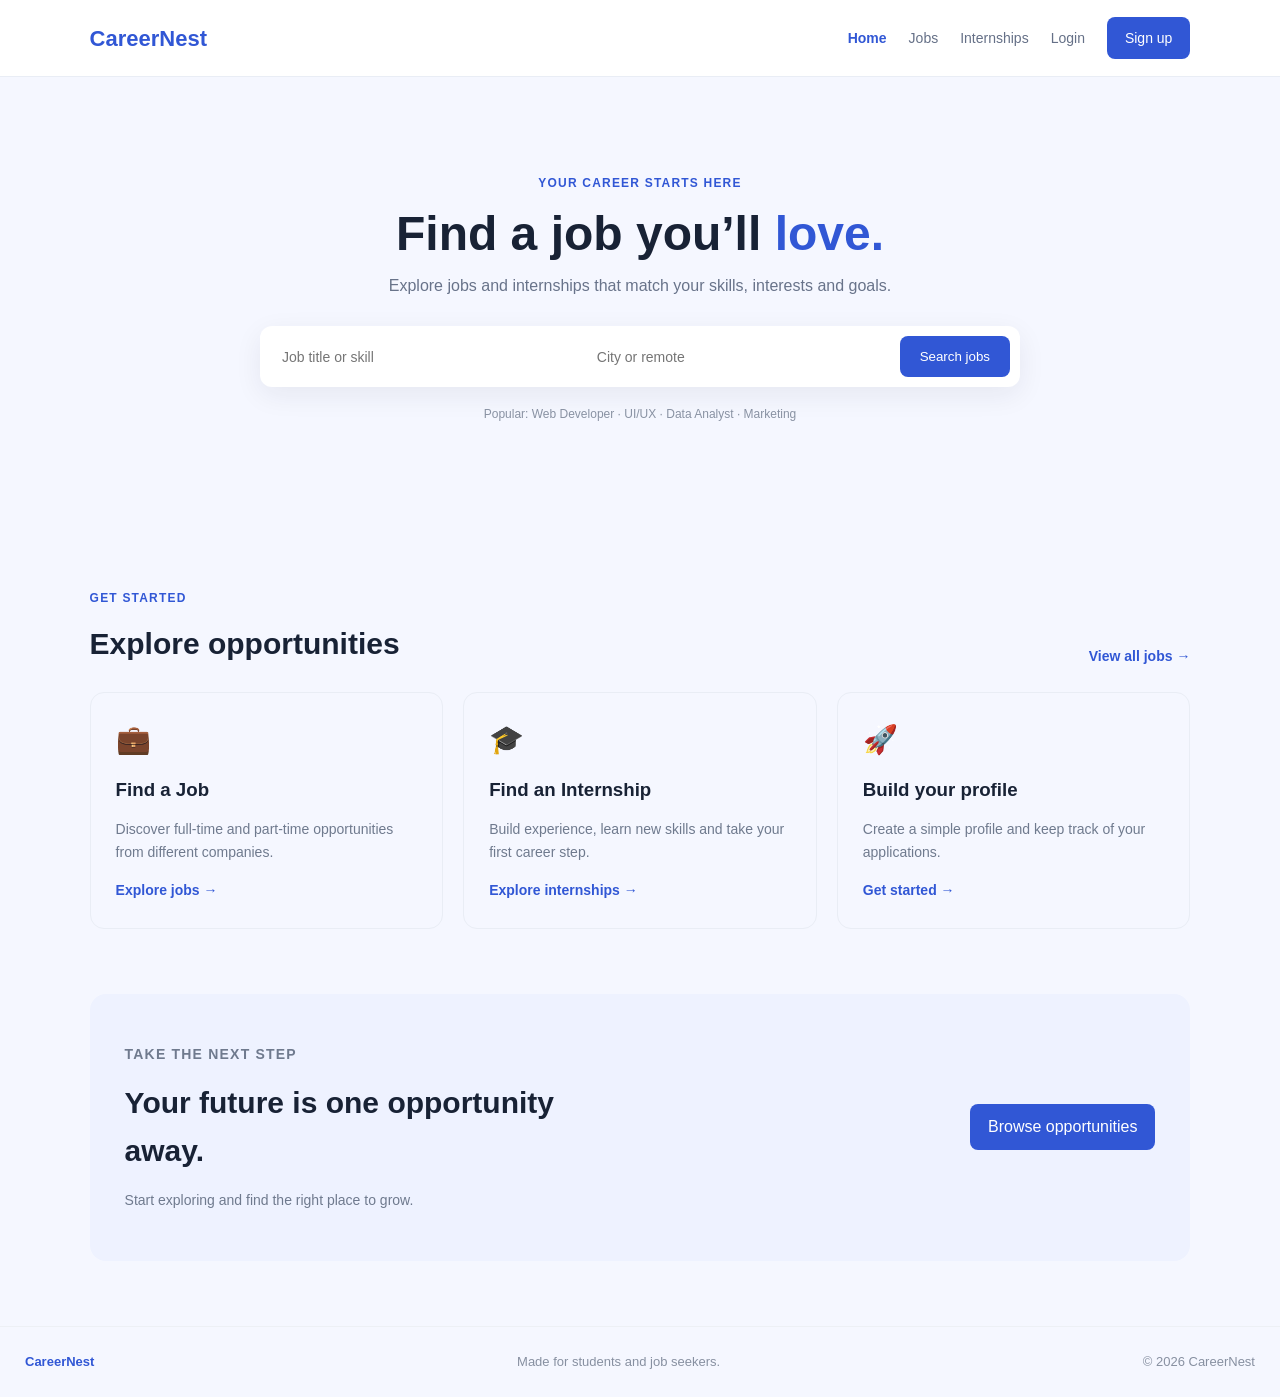
<file: index.html>
<!DOCTYPE html>
<html lang="en">
<head>
  <meta charset="UTF-8">
  <meta name="viewport" content="width=device-width, initial-scale=1.0">
  <title>CareerNest | Find your next opportunity</title>
  <link rel="stylesheet" href="style.css">
</head>
<body>
  <header class="navbar">
    <a class="logo" href="index.html">CareerNest</a>
    <nav>
      <a class="active" href="index.html">Home</a>
      <a href="jobs.html">Jobs</a>
      <a href="internships.html">Internships</a>
      <a href="login.html">Login</a>
      <a class="nav-button" href="signup.html">Sign up</a>
    </nav>
  </header>

  <main>
    <section class="hero">
      <p class="tag">YOUR CAREER STARTS HERE</p>
      <h1>Find a job you’ll <span>love.</span></h1>
      <p class="hero-text">Explore jobs and internships that match your skills, interests and goals.</p>
      <form class="search-box" id="homeSearch">
        <input id="keyword" type="text" placeholder="Job title or skill">
        <input id="location" type="text" placeholder="City or remote">
        <button type="submit">Search jobs</button>
      </form>
      <p class="small-note">Popular: Web Developer · UI/UX · Data Analyst · Marketing</p>
    </section>

    <section class="section">
      <div class="section-heading">
        <div><p class="tag">GET STARTED</p><h2>Explore opportunities</h2></div>
        <a href="jobs.html">View all jobs →</a>
      </div>
      <div class="cards">
        <article class="feature-card"><div class="emoji">💼</div><h3>Find a Job</h3><p>Discover full-time and part-time opportunities from different companies.</p><a href="jobs.html">Explore jobs →</a></article>
        <article class="feature-card"><div class="emoji">🎓</div><h3>Find an Internship</h3><p>Build experience, learn new skills and take your first career step.</p><a href="internships.html">Explore internships →</a></article>
        <article class="feature-card"><div class="emoji">🚀</div><h3>Build your profile</h3><p>Create a simple profile and keep track of your applications.</p><a href="signup.html">Get started →</a></article>
      </div>
    </section>

    <section class="banner">
      <div><p class="tag">TAKE THE NEXT STEP</p><h2>Your future is one opportunity away.</h2><p>Start exploring and find the right place to grow.</p></div>
      <a class="button light" href="jobs.html">Browse opportunities</a>
    </section>
  </main>

  <footer><strong>CareerNest</strong><span>Made for students and job seekers.</span><span>© 2026 CareerNest</span></footer>
  <script src="script.js"></script>
</body>
</html>
</file>
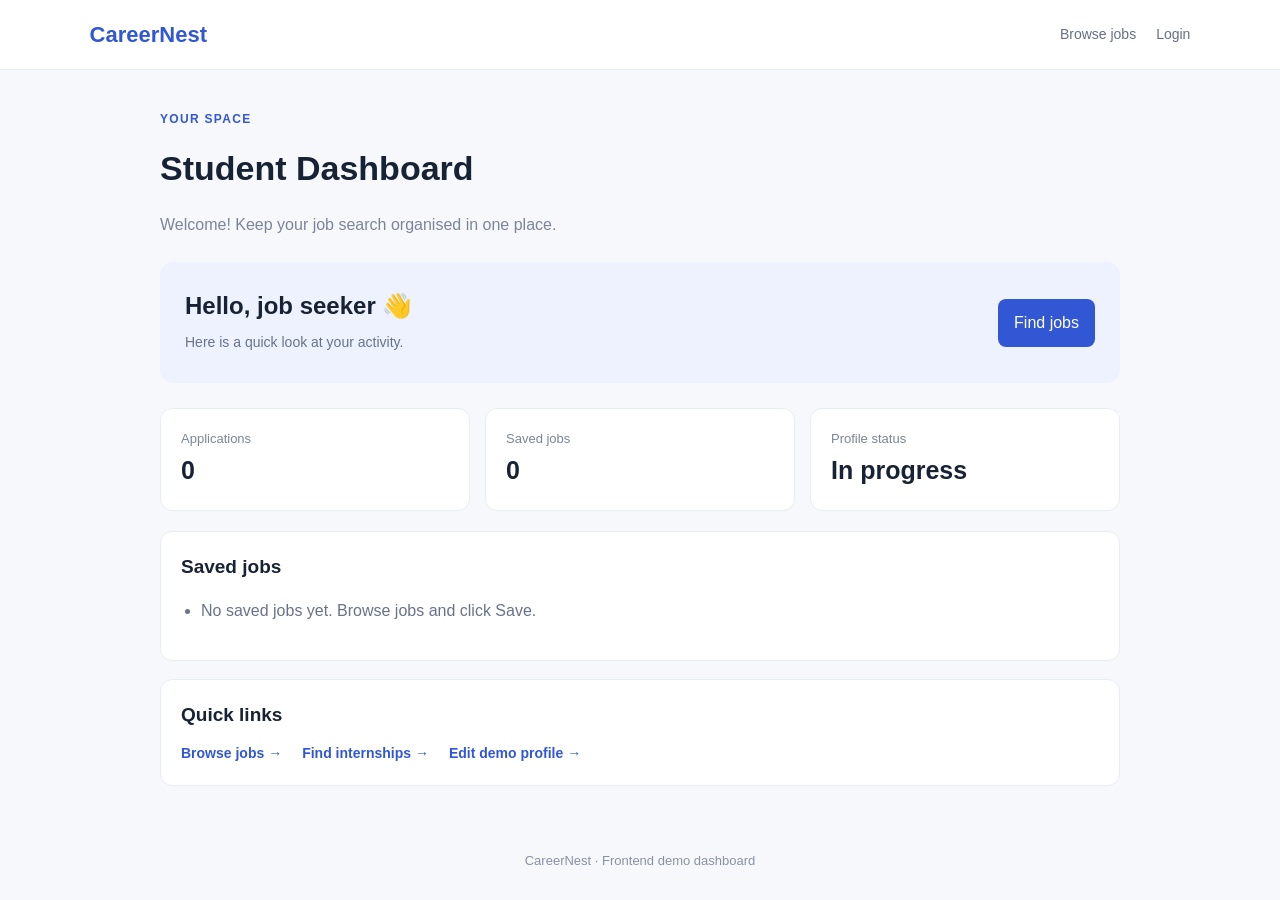
<file: dashboard.html>
<!doctype html>
<html lang="en">
  <head>
    <meta charset="UTF-8" />
    <meta name="viewport" content="width=device-width, initial-scale=1.0" />
    <title>Dashboard | CareerNest</title>
    <link rel="stylesheet" href="dashboard.css" />
  </head>
  <body>
    <header class="top">
      <a class="logo" href="index.html">CareerNest</a>
      <nav>
        <a href="jobs.html">Browse jobs</a
        ><a href="login.html">Login</a>
      </nav>
    </header>
    <main class="wrap">
      <p class="tag">YOUR SPACE</p>
      <h1>Student Dashboard</h1>
      <p class="muted">Welcome! Keep your job search organised in one place.</p>
      <section class="welcome">
        <div>
          <h2 id="welcomeName">Hello, job seeker 👋</h2>
          <p>Here is a quick look at your activity.</p>
        </div>
        <a href="jobs.html" class="button">Find jobs</a>
      </section>
      <section class="stats">
        <article>
          <span>Applications</span><strong id="applicationCount">0</strong>
        </article>
        <article>
          <span>Saved jobs</span><strong id="savedCount">0</strong>
        </article>
        <article>
          <span>Profile status</span><strong>In progress</strong>
        </article>
      </section>
      <section class="panel">
        <h2>Saved jobs</h2>
        <ul id="savedList">
          <li>No saved jobs yet. Browse jobs and click Save.</li>
        </ul>
      </section>
      <section class="panel">
        <h2>Quick links</h2>
        <div class="links">
          <a href="jobs.html">Browse jobs →</a
          ><a href="internships.html">Find internships →</a
          ><a href="signup.html">Edit demo profile →</a>
        </div>
      </section>
    </main>
    <footer>CareerNest · Frontend demo dashboard</footer>
    <script src="dashboard.js"></script>
  </body>
</html>
</file>
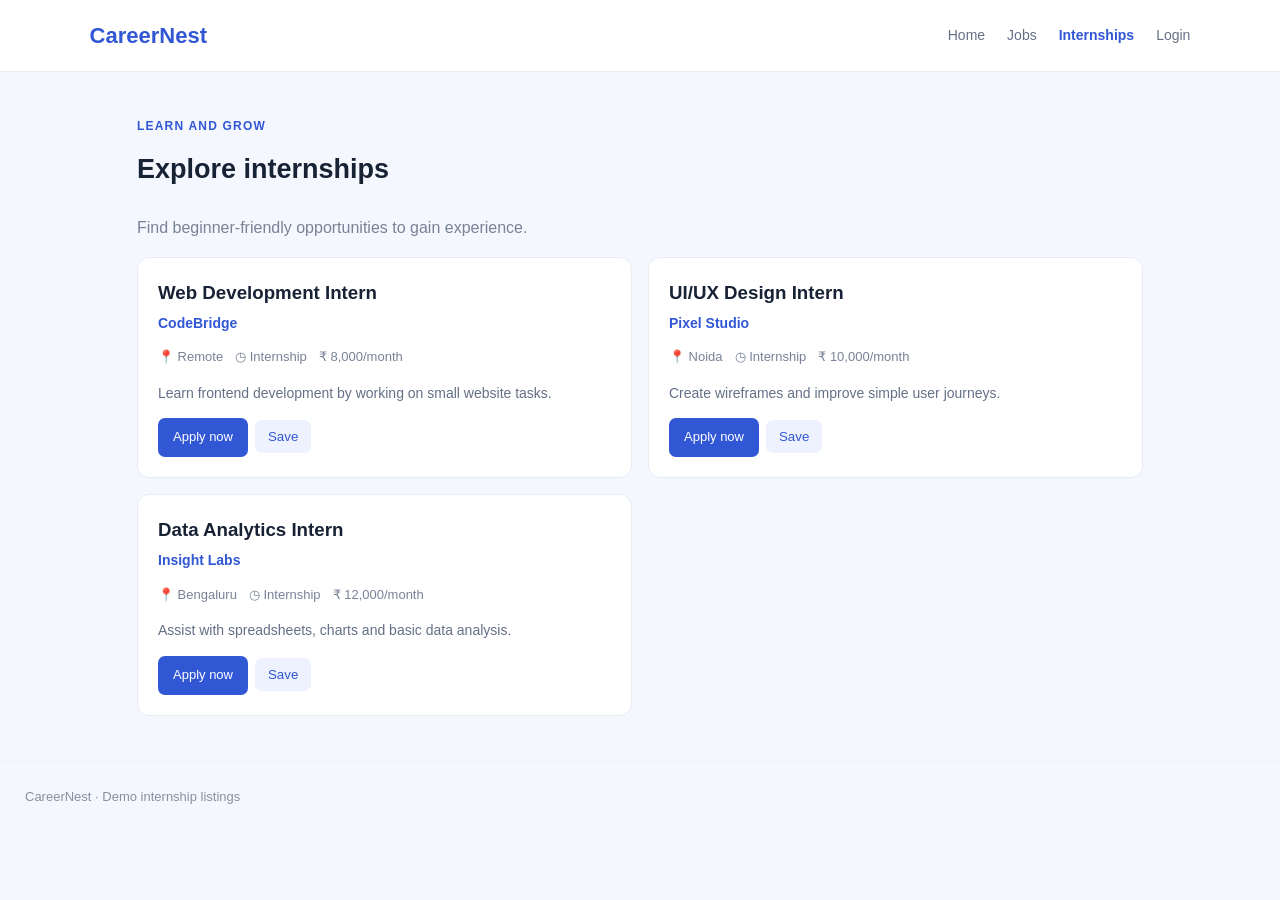
<file: internships.html>
<!doctype html>
<html lang="en">
  <head>
    <meta charset="UTF-8" />
    <meta name="viewport" content="width=device-width, initial-scale=1.0" />
    <title>Internships | CareerNest</title>
    <link rel="stylesheet" href="style.css" />
  </head>
  <body>
    <header class="navbar">
      <a class="logo" href="index.html">CareerNest</a>
      <nav>
        <a href="index.html">Home</a
        ><a href="jobs.html">Jobs</a
        ><a class="active" href="internships.html">Internships</a
        ><a href="login.html">Login</a>
      </nav>
    </header>
    <main class="container">
      <p class="tag">LEARN AND GROW</p>
      <h1>Explore internships</h1>
      <p class="muted">
        Find beginner-friendly opportunities to gain experience.
      </p>
      <div id="internshipList" class="job-list"></div>
    </main>
    <footer>CareerNest · Demo internship listings</footer>
    <script src="jobs.js"></script>
  </body>
</html>
</file>
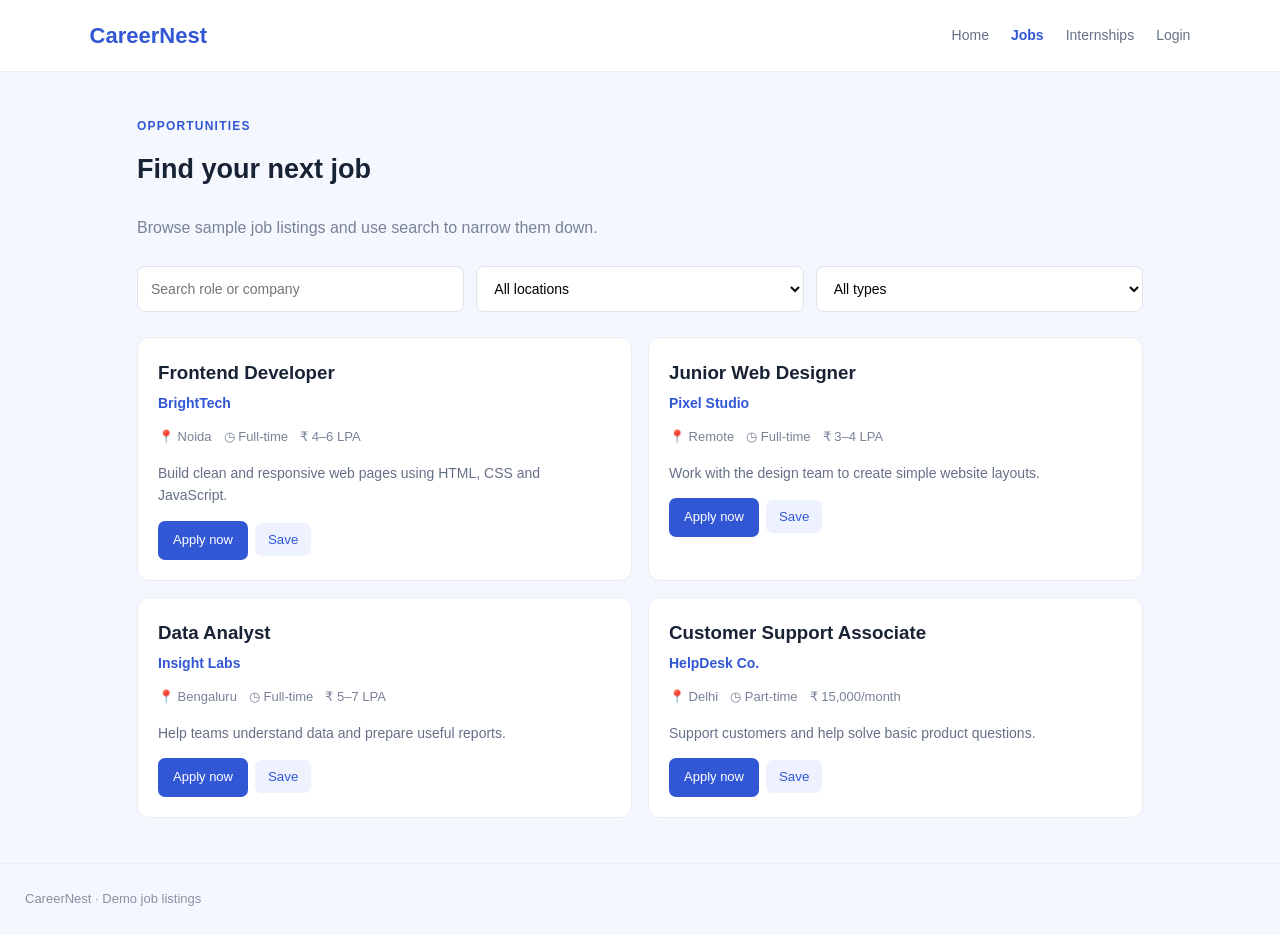
<file: jobs.html>
<!doctype html>
<html lang="en">
  <head>
    <meta charset="UTF-8" />
    <meta name="viewport" content="width=device-width, initial-scale=1.0" />
    <title>Jobs | CareerNest</title>
    <link rel="stylesheet" href="style.css" />
  </head>
  <body>
    <header class="navbar">
      <a class="logo" href="index.html">CareerNest</a>
      <nav>
        <a href="index.html">Home</a
        ><a class="active" href="jobs.html">Jobs</a
        ><a href="internships.html">Internships</a
        ><a href="login.html">Login</a>
      </nav>
    </header>
    <main class="container">
      <p class="tag">OPPORTUNITIES</p>
      <h1>Find your next job</h1>
      <p class="muted">
        Browse sample job listings and use search to narrow them down.
      </p>
      <div class="filters">
        <input id="searchInput" placeholder="Search role or company" /><select
          id="locationFilter"
        >
          <option value="">All locations</option>
          <option>Remote</option>
          <option>Bengaluru</option>
          <option>Delhi</option>
          <option>Noida</option></select
        ><select id="typeFilter">
          <option value="">All types</option>
          <option>Full-time</option>
          <option>Part-time</option>
        </select>
      </div>
      <div id="jobList" class="job-list"></div>
      <p id="emptyMessage" class="muted" hidden>
        No matching jobs found. Try another search.
      </p>
    </main>
    <footer>CareerNest · Demo job listings</footer>
    <script src="jobs.js"></script>
  </body>
</html>
</file>
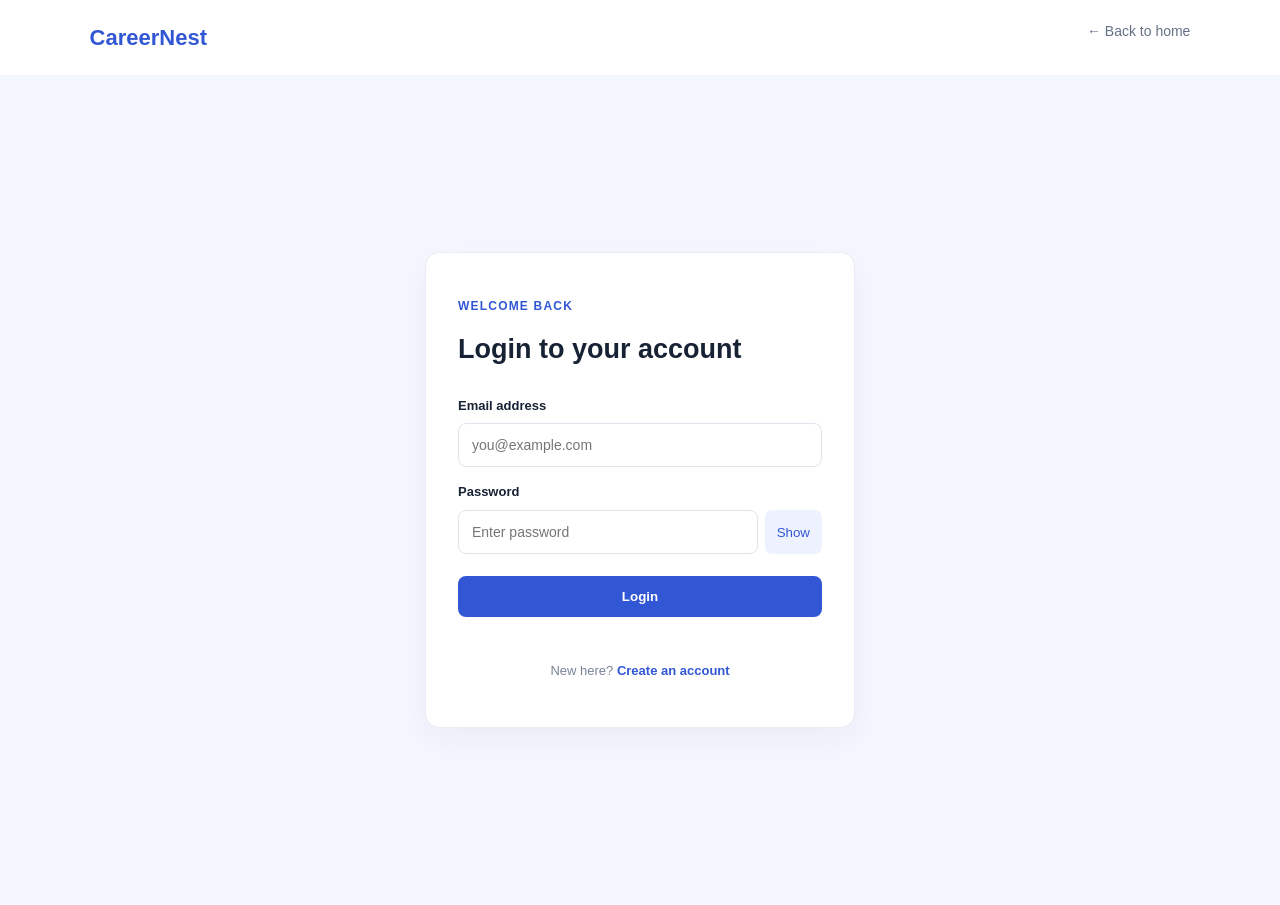
<file: login.html>
<!doctype html>
<html lang="en">
  <head>
    <meta charset="UTF-8" />
    <meta name="viewport" content="width=device-width, initial-scale=1.0" />
    <title>Login | CareerNest</title>
    <link rel="stylesheet" href="style.css" />
  </head>
  <body>
    <header>
      <a class="logo" href="index.html">CareerNest</a
      ><a href="index.html">← Back to home</a>
    </header>
    <main class="auth-wrap">
      <form class="auth-card" id="loginForm">
        <p class="tag">WELCOME BACK</p>
        <h1>Login to your account</h1>
        <label>Email address</label
        ><input
          id="email"
          type="email"
          placeholder="you@example.com"
          required
        /><label>Password</label>
        <div class="password">
          <input
            id="password"
            type="password"
            placeholder="Enter password"
            required
          /><button type="button" id="togglePassword">Show</button>
        </div>
        <button class="primary" type="submit">Login</button>
        <p id="message" class="message"></p>
        <p class="bottom">
          New here? <a href="signup.html">Create an account</a>
        </p>
      </form>
    </main>
    <script src="auth.js"></script>
  </body>
</html>
</file>
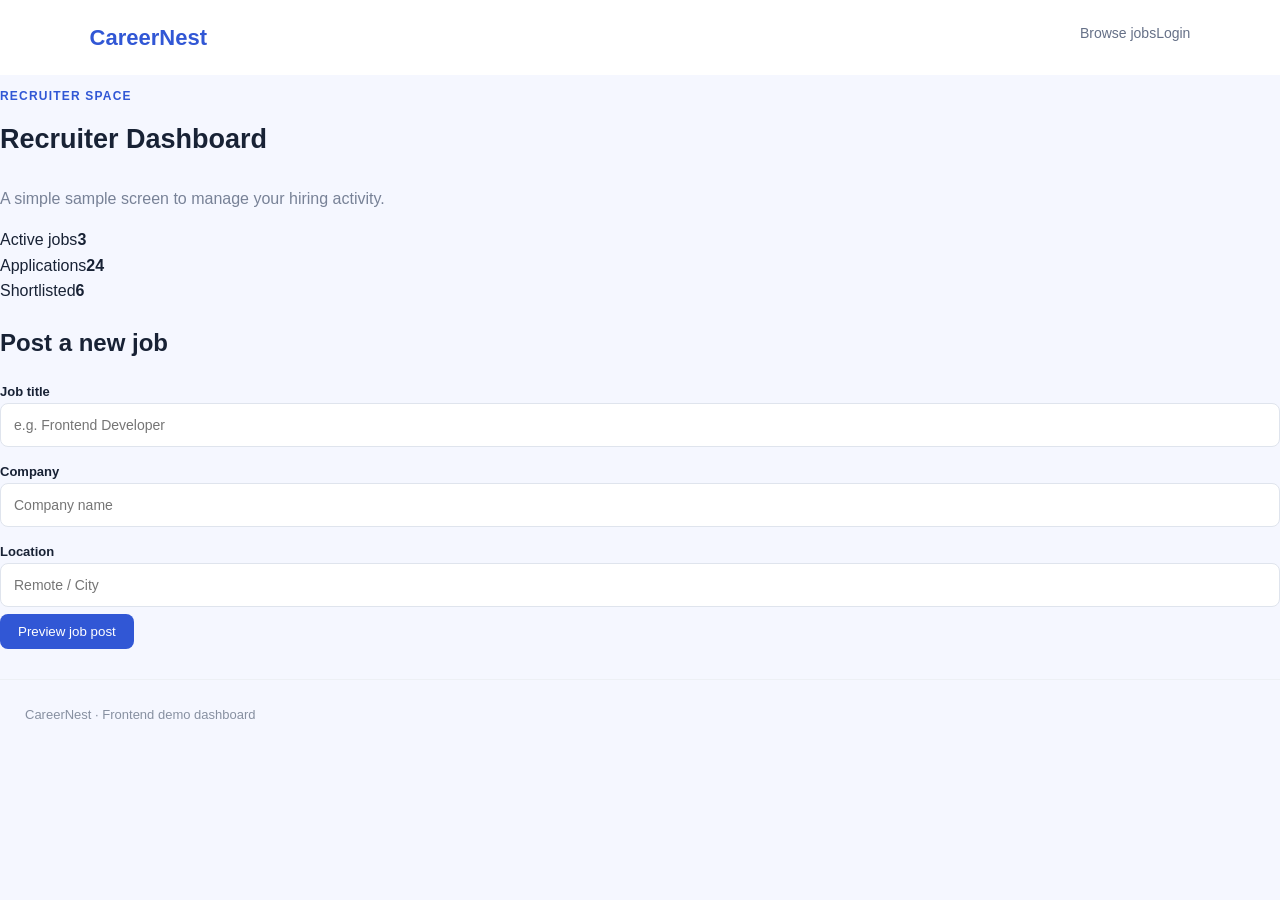
<file: recruiter-dashboard.html>
<!doctype html>
<html lang="en">
  <head>
    <meta charset="UTF-8" />
    <meta name="viewport" content="width=device-width, initial-scale=1.0" />
    <title>Recruiter Dashboard | CareerNest</title>
    <link rel="stylesheet" href="style.css" />
  </head>
  <body>
    <header class="top">
      <a class="logo" href="index.html">CareerNest</a>
      <nav>
        <a href="jobs.html">Browse jobs</a
        ><a href="login.html">Login</a>
      </nav>
    </header>
    <main class="wrap">
      <p class="tag">RECRUITER SPACE</p>
      <h1>Recruiter Dashboard</h1>
      <p class="muted">
        A simple sample screen to manage your hiring activity.
      </p>
      <section class="stats">
        <article><span>Active jobs</span><strong>3</strong></article>
        <article><span>Applications</span><strong>24</strong></article>
        <article><span>Shortlisted</span><strong>6</strong></article>
      </section>
      <section class="panel">
        <h2>Post a new job</h2>
        <form id="postForm" class="post-form">
          <label
            >Job title<input
              id="jobTitle"
              required
              placeholder="e.g. Frontend Developer" /></label
          ><label
            >Company<input
              id="company"
              required
              placeholder="Company name" /></label
          ><label
            >Location<input
              id="jobLocation"
              required
              placeholder="Remote / City" /></label
          ><button class="button" type="submit">Preview job post</button>
          <p id="postMessage"></p>
        </form>
      </section>
    </main>
    <footer>CareerNest · Frontend demo dashboard</footer>
    <script src="dashboard.js"></script>
  </body>
</html>
</file>
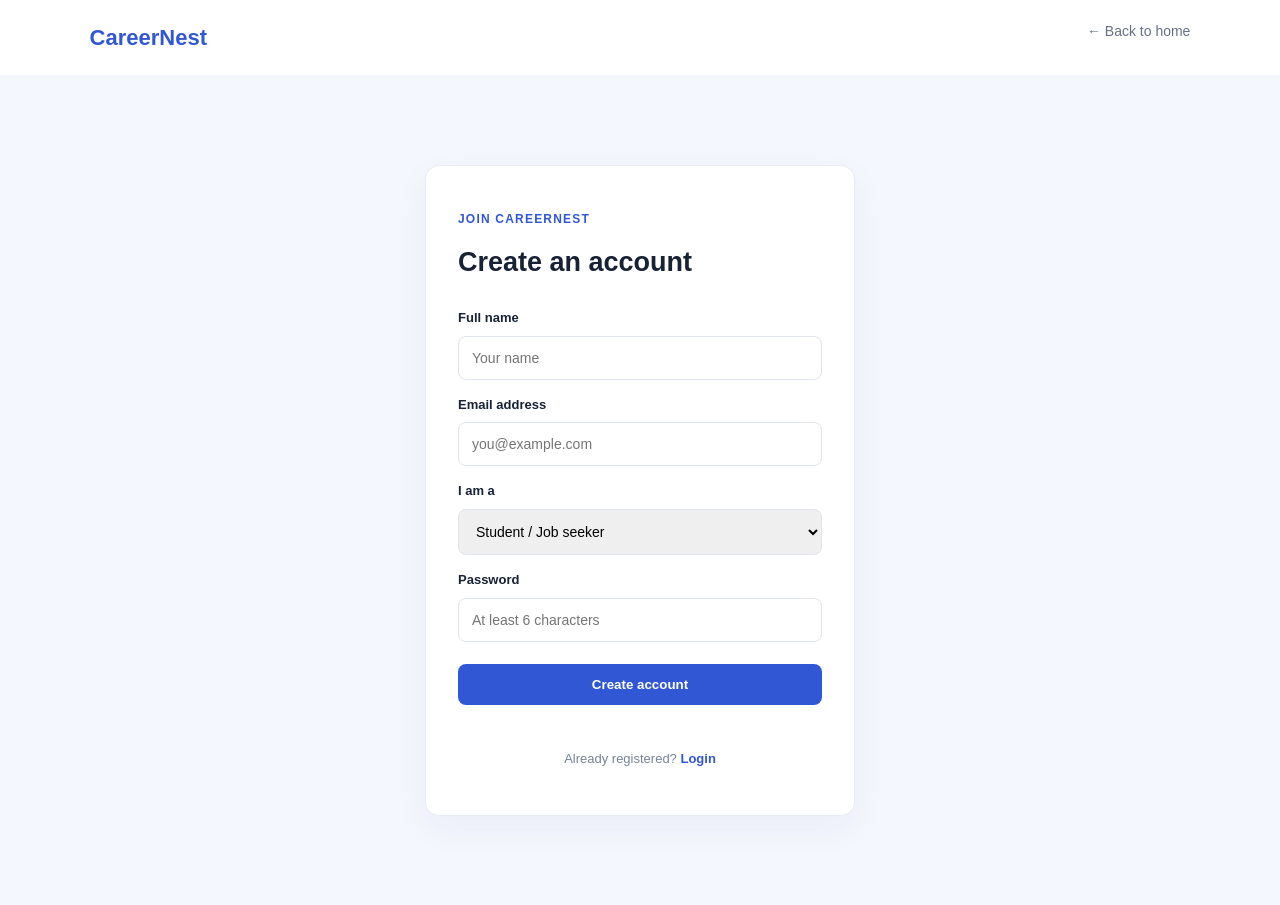
<file: signup.html>
<!doctype html>
<html lang="en">
  <head>
    <meta charset="UTF-8" />
    <meta name="viewport" content="width=device-width, initial-scale=1.0" />
    <title>Sign up | CareerNest</title>
    <link rel="stylesheet" href="style.css" />
  </head>
  <body>
    <header>
      <a class="logo" href="index.html">CareerNest</a
      ><a href="index.html">← Back to home</a>
    </header>
    <main class="auth-wrap">
      <form class="auth-card" id="signupForm">
        <p class="tag">JOIN CAREERNEST</p>
        <h1>Create an account</h1>
        <label>Full name</label
        ><input id="name" type="text" placeholder="Your name" required /><label
          >Email address</label
        ><input
          id="email"
          type="email"
          placeholder="you@example.com"
          required
        /><label>I am a</label
        ><select id="role">
          <option>Student / Job seeker</option>
          <option>Recruiter</option></select
        ><label>Password</label
        ><input
          id="password"
          type="password"
          minlength="6"
          placeholder="At least 6 characters"
          required
        /><button class="primary" type="submit">Create account</button>
        <p id="message" class="message"></p>
        <p class="bottom">Already registered? <a href="login.html">Login</a></p>
      </form>
    </main>
    <script src="auth.js"></script>
  </body>
</html>
</file>
<file: style.css>
* {
  box-sizing: border-box;
}
body {
  margin: 0;
  font-family: Arial, sans-serif;
  color: #182235;
  background: #fff;
  line-height: 1.6;
}
a {
  text-decoration: none;
  color: inherit;
}
.navbar {
  height: auto;
  min-height: 72px;
  padding: 16px 7%;
  display: flex;
  align-items: center;
  justify-content: space-between;
  border-bottom: 1px solid #edf0f5;
}
.logo {
  font-size: 23px;
  font-weight: 800;
  color: #3157d5;
}
.navbar nav {
  display: flex;
  gap: 24px;
  align-items: center;
  flex-wrap: wrap;
}
.navbar nav a {
  font-size: 14px;
  color: #566176;
}
.navbar nav .active {
  color: #3157d5;
  font-weight: bold;
}
.nav-button,
.button {
  background: #3157d5;
  color: white !important;
  padding: 10px 18px;
  border-radius: 8px;
}
.hero {
  text-align: center;
  padding: 85px 7% 75px;
  background: #f5f7ff;
}
.tag {
  font-size: 12px;
  letter-spacing: 1.5px;
  color: #3157d5;
  font-weight: bold;
}
.hero h1 {
  font-size: 48px;
  line-height: 1.15;
  margin: 12px 0;
}
.hero h1 span {
  color: #3157d5;
}
.hero-text {
  color: #68738a;
  max-width: 570px;
  margin: 0 auto 28px;
}
.search-box {
  max-width: 760px;
  margin: auto;
  background: white;
  padding: 10px;
  display: flex;
  gap: 10px;
  border-radius: 12px;
  box-shadow: 0 8px 28px #18223512;
}
.search-box input {
  flex: 1;
  min-width: 0;
  border: 0;
  padding: 12px;
  font-size: 14px;
  outline: none;
}
.search-box button,
button {
  border: 0;
  background: #3157d5;
  color: white;
  padding: 13px 20px;
  border-radius: 8px;
  cursor: pointer;
}
.small-note {
  font-size: 12px;
  color: #8992a3;
  margin-top: 18px;
}
.section {
  padding: 65px 7%;
}
.section-heading {
  display: flex;
  justify-content: space-between;
  align-items: end;
  margin-bottom: 24px;
}
.section h2,
.banner h2 {
  font-size: 30px;
  margin: 0;
}
.section-heading > a,
.feature-card a {
  color: #3157d5;
  font-weight: bold;
  font-size: 14px;
}
.cards {
  display: grid;
  grid-template-columns: repeat(3, 1fr);
  gap: 20px;
}
.feature-card {
  padding: 25px;
  border: 1px solid #e9edf5;
  border-radius: 14px;
}
.emoji {
  font-size: 28px;
}
.feature-card h3 {
  margin: 12px 0 5px;
}
.feature-card p,
.banner p {
  color: #6f7a8e;
  font-size: 14px;
}
.banner {
  margin: 0 7% 65px;
  padding: 35px;
  background: #eef2ff;
  border-radius: 16px;
  display: flex;
  align-items: center;
  justify-content: space-between;
  gap: 20px;
}
.banner h2 {
  max-width: 500px;
}
footer {
  padding: 25px 7%;
  border-top: 1px solid #edf0f5;
  display: flex;
  justify-content: space-between;
  gap: 15px;
  flex-wrap: wrap;
  color: #778195;
  font-size: 13px;
}
footer strong {
  color: #3157d5;
}
@media (max-width: 700px) {
  .navbar {
    align-items: flex-start;
    gap: 15px;
    flex-direction: column;
  }
  .navbar nav {
    gap: 13px;
  }
  .hero h1 {
    font-size: 36px;
  }
  .search-box {
    flex-direction: column;
  }
  .cards {
    grid-template-columns: 1fr;
  }
  .section-heading,
  .banner {
    align-items: flex-start;
    flex-direction: column;
  }
  footer {
    flex-direction: column;
  }
}
*{box-sizing:border-box}body{margin:0;font-family:Arial,sans-serif;color:#182235;background:#f8f9fc;line-height:1.6}.navbar{padding:17px 7%;display:flex;justify-content:space-between;align-items:center;background:white;border-bottom:1px solid #e9edf5}.logo{font-size:22px;font-weight:800;color:#3157d5;text-decoration:none}.navbar nav{display:flex;gap:22px}.navbar nav a{color:#657087;text-decoration:none;font-size:14px}.navbar nav .active{color:#3157d5;font-weight:bold}.container{max-width:1050px;margin:45px auto;padding:0 22px}.tag{font-size:12px;letter-spacing:1.5px;color:#3157d5;font-weight:bold}h1{font-size:36px;margin:5px 0}.muted{color:#788297}.filters{display:flex;gap:12px;margin:25px 0}.filters input,.filters select{padding:13px;border:1px solid #dfe4ed;border-radius:8px;background:white;flex:1;min-width:0}.job-list{display:grid;grid-template-columns:repeat(2,1fr);gap:16px}.job-card{background:white;border:1px solid #e8ecf3;border-radius:12px;padding:20px}.job-card h3{margin:0 0 4px}.company{color:#3157d5;font-weight:bold;font-size:14px}.details{display:flex;gap:12px;flex-wrap:wrap;color:#788297;font-size:13px;margin:13px 0}.job-card p{font-size:14px;color:#657087}.apply{display:inline-block;background:#3157d5;color:white;text-decoration:none;padding:9px 15px;border-radius:7px;font-size:13px}.saved{background:#eef2ff;color:#3157d5;border:0;padding:9px 13px;border-radius:7px;cursor:pointer;margin-left:7px}footer{text-align:center;padding:25px;color:#8790a1;font-size:13px;margin-top:30px}@media(max-width:650px){.job-list{grid-template-columns:1fr}.filters{flex-direction:column}.navbar{align-items:flex-start;gap:12px;flex-direction:column}.navbar nav{gap:14px}}
*{box-sizing:border-box}body{margin:0;background:#f5f7ff;font-family:Arial,sans-serif;color:#182235}header{padding:20px 7%;display:flex;justify-content:space-between;background:white}header a{color:#657087;text-decoration:none;font-size:14px}.logo{font-size:22px;font-weight:800;color:#3157d5}.auth-wrap{min-height:calc(100vh - 70px);display:flex;justify-content:center;align-items:center;padding:30px 15px}.auth-card{background:white;width:100%;max-width:430px;padding:32px;border:1px solid #e8ecf3;border-radius:14px;box-shadow:0 12px 35px #1822350d}.tag{color:#3157d5;font-weight:bold;font-size:12px;letter-spacing:1.2px}h1{font-size:27px;margin:8px 0 24px}label{display:block;font-size:13px;font-weight:bold;margin:15px 0 7px}input,select{width:100%;padding:13px;border:1px solid #dfe4ed;border-radius:8px;font-size:14px}.password{display:flex;gap:7px}.password input{flex:1}.password button{border:0;background:#eef2ff;color:#3157d5;border-radius:7px;padding:0 12px;cursor:pointer}.primary{width:100%;margin-top:22px;padding:13px;background:#3157d5;color:white;border:0;border-radius:8px;cursor:pointer;font-weight:bold}.message{font-size:13px;color:#3157d5;min-height:18px}.bottom{text-align:center;font-size:13px;color:#788297}.bottom a{color:#3157d5;font-weight:bold}
</file>
<file: dashboard.css>
*{box-sizing:border-box}body{margin:0;font-family:Arial,sans-serif;color:#182235;background:#f7f8fc;line-height:1.6}.top{padding:17px 7%;display:flex;justify-content:space-between;align-items:center;background:white;border-bottom:1px solid #e9edf5}.logo{font-size:22px;font-weight:800;color:#3157d5;text-decoration:none}.top nav{display:flex;gap:20px}.top nav a{color:#657087;text-decoration:none;font-size:14px}.wrap{max-width:1000px;margin:40px auto;padding:0 20px}.tag{font-size:12px;color:#3157d5;font-weight:bold;letter-spacing:1.3px}h1{font-size:34px;margin:5px 0}.muted{color:#7b8598}.welcome{background:#eef2ff;padding:25px;border-radius:13px;display:flex;justify-content:space-between;align-items:center;gap:15px;margin:25px 0}.welcome h2{margin:0}.welcome p{margin:5px 0;color:#68738a;font-size:14px}.button{display:inline-block;background:#3157d5;color:white;text-decoration:none;padding:11px 16px;border:0;border-radius:8px;cursor:pointer}.stats{display:grid;grid-template-columns:repeat(3,1fr);gap:15px;margin:20px 0}.stats article,.panel{background:white;border:1px solid #e8ecf3;border-radius:12px;padding:20px}.stats span{display:block;color:#7b8598;font-size:13px}.stats strong{font-size:25px}.panel{margin:18px 0}.panel h2{font-size:19px;margin:0 0 12px}.panel ul{padding-left:20px;color:#68738a}.links{display:flex;gap:20px;flex-wrap:wrap}.links a{color:#3157d5;text-decoration:none;font-weight:bold;font-size:14px}.post-form{display:grid;gap:13px;max-width:500px}.post-form label{font-size:13px;font-weight:bold}.post-form input{display:block;width:100%;padding:12px;margin-top:6px;border:1px solid #dfe4ed;border-radius:8px}.post-form button{justify-self:start}footer{text-align:center;padding:25px;color:#8992a3;font-size:13px}@media(max-width:650px){.stats{grid-template-columns:1fr}.welcome{align-items:flex-start;flex-direction:column}.top{align-items:flex-start;flex-direction:column;gap:12px}}
</file>
